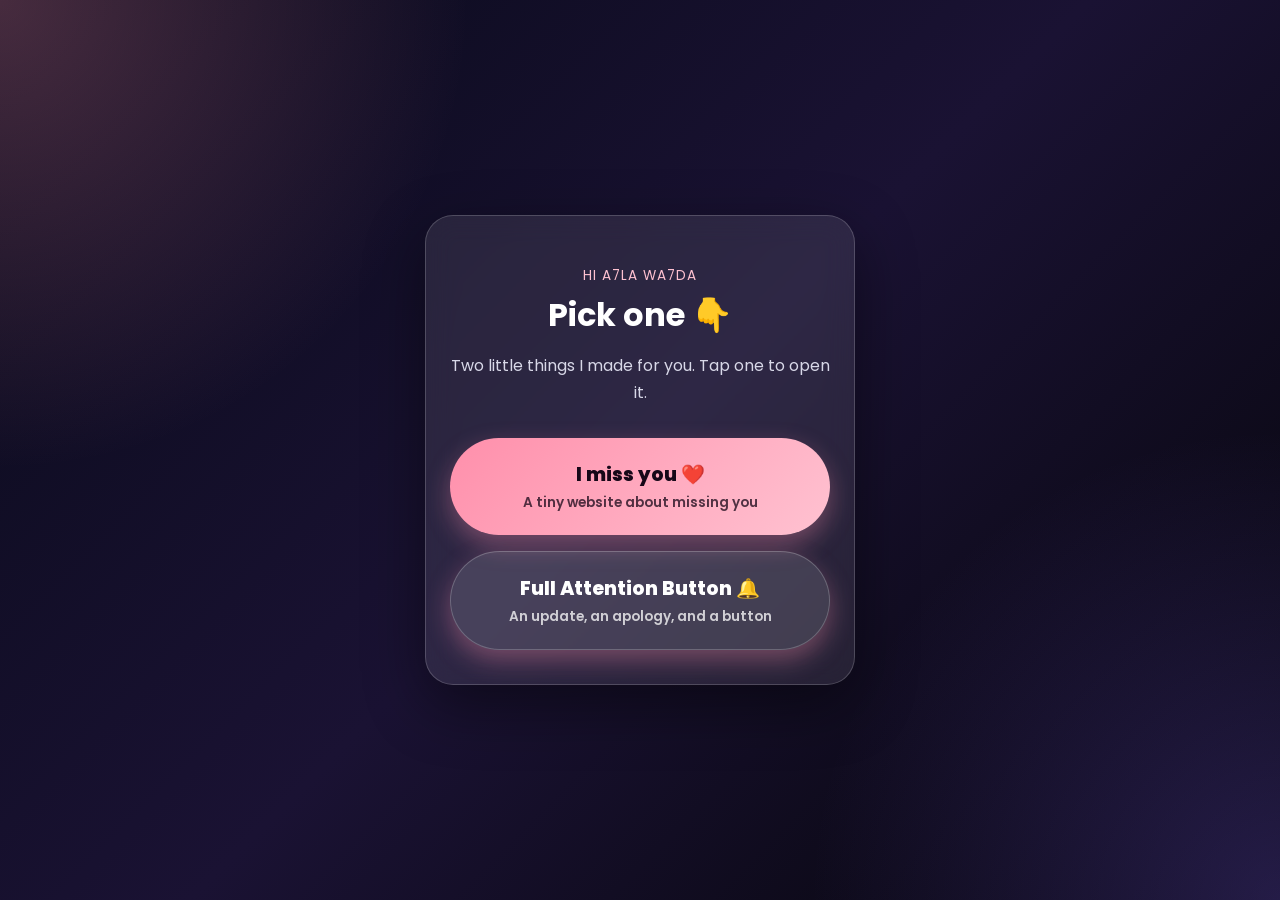
<file: index.html>
<!DOCTYPE html>
<html lang="en">
<head>
  <meta charset="UTF-8" />
  <meta name="viewport" content="width=device-width, initial-scale=1.0" />
  <title>For A7la wa7da</title>
  <link rel="stylesheet" href="style.css" />
  <style>
    .menu-btn {
      display: block;
      width: 100%;
      margin-top: 16px;
      padding: 22px 20px;
      font-size: 1.2rem;
    }
    .menu-btn span {
      display: block;
      font-size: 0.85rem;
      font-weight: 600;
      opacity: 0.75;
      margin-top: 4px;
    }
  </style>
</head>
<body>
  <main class="app">
    <section class="screen active">
      <div class="card">
        <p class="small-text">Hi A7la wa7da</p>
        <h1>Pick one 👇</h1>
        <p>Two little things I made for you. Tap one to open it.</p>

        <a class="main-btn menu-btn" href="imissyou.html">
          I miss you ❤️
          <span>A tiny website about missing you</span>
        </a>

        <a class="main-btn secondary-btn menu-btn" href="patch-notes.html">
          Full Attention Button 🔔
          <span>An update, an apology, and a button</span>
        </a>
      </div>
    </section>
  </main>
</body>
</html>
</file>
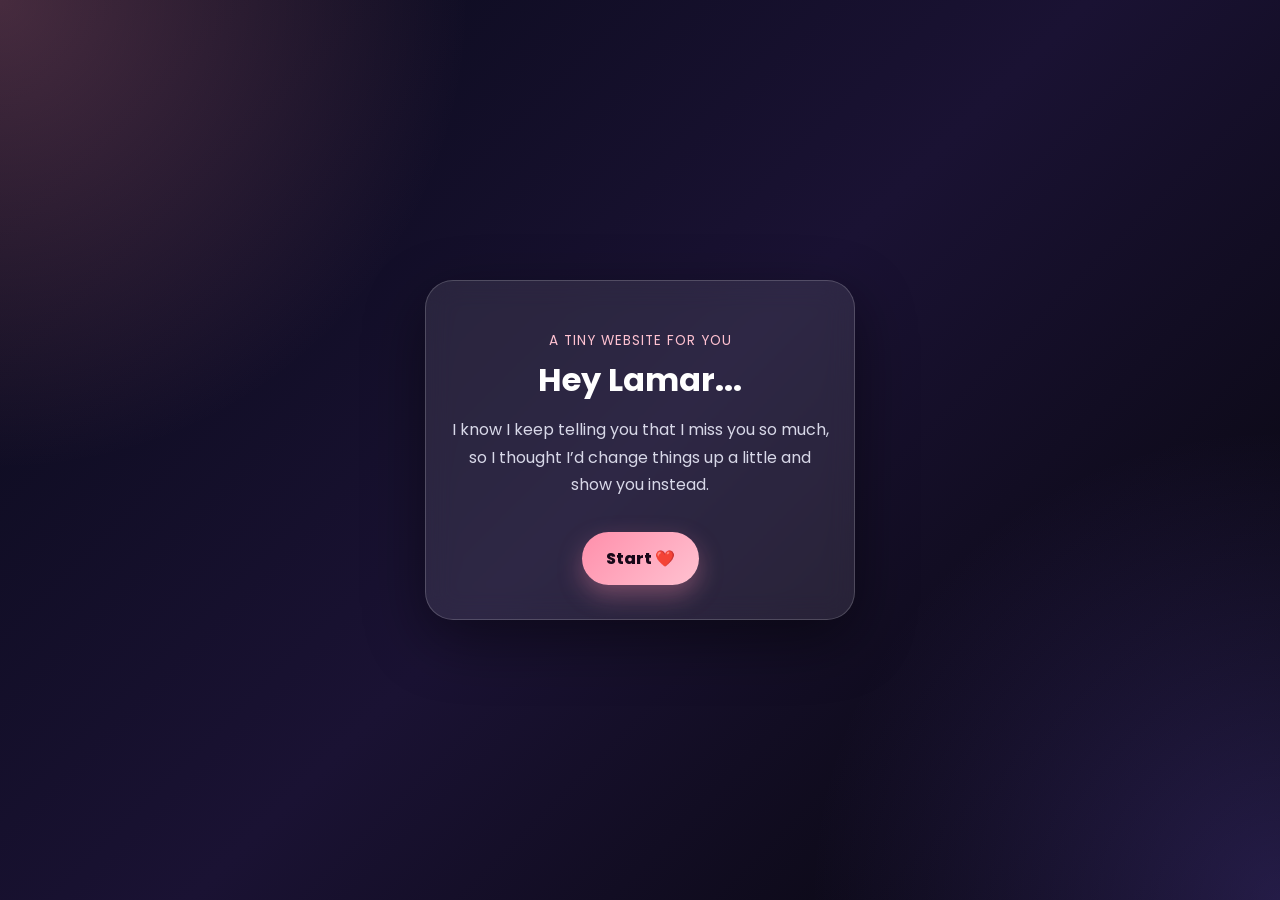
<file: imissyou.html>
<!DOCTYPE html>
<html lang="en">
<head>
  <meta charset="UTF-8" />
  <meta name="viewport" content="width=device-width, initial-scale=1.0" />
  <title>For Lamar</title>

  <link rel="stylesheet" href="style.css" />
</head>
<body>

  <main class="app">

    <!-- Screen 1: Opening -->
    <section class="screen active" id="screen-1">
      <div class="card">
        <p class="small-text">A tiny website for you</p>
        <h1>Hey Lamar...</h1>
        <p>
          I know I keep telling you that I miss you so much,
          so I thought I’d change things up a little and show you instead.
        </p>
        <button class="main-btn" onclick="goToScreen(2)">Start ❤️</button>
      </div>
    </section>

    <!-- Screen 2: Trick Question -->
    <section class="screen" id="screen-2">
      <div class="card">
        <p class="small-text">Very important question...</p>
        <h1>Who misses the other more?</h1>

        <div class="button-row">
          <button class="main-btn" onclick="chooseFhaid()">Fhaid</button>
          <button class="main-btn secondary-btn" id="lamar-btn">Lamar</button>
        </div>

        <p class="hidden-message" id="correct-message">
          Correct. Obviously.<br />
          I miss you way more.
        </p>

        <button class="main-btn hidden" id="continue-btn" onclick="goToScreen(3)">
          Continue
        </button>
      </div>
    </section>

    <!-- Screen 3: Distance -->
    <section class="screen" id="screen-3">
      <div class="card">
        <p class="small-text">The annoying distance</p>
        <h1>Kuwait 🇰🇼 ↔ Jeddah 🇸🇦</h1>

        <p class="distance-number">Around 1,200 km apart...</p>
        <p>which is rude, honestly.</p>

        <p>
          But somehow, you still feel close to me.
        </p>

        <button class="main-btn" onclick="goToScreen(4)">Keep going</button>
      </div>
    </section>

    <!-- Screen 4: Reasons Generator -->
    <section class="screen" id="screen-4">
      <div class="card">
        <p class="small-text">This button has work to do</p>
        <h1>Reasons I miss you</h1>

        <p>
          I could list the reasons forever, so here’s a button that tries its best.
        </p>

        <div class="reason-box" id="reason-box">
          Tap the button. I dare you.
        </div>

        <button class="main-btn" onclick="generateReason()">
          Give me a reason
        </button>

        <button class="main-btn secondary-btn" onclick="goToScreen(5)">
          One last thing
        </button>
      </div>
    </section>

    <!-- Screen 5: Final Message -->
    <section class="screen" id="screen-5">
      <div class="card">
        <p class="small-text">One last thing...</p>
        <h1>The distance is annoying...</h1>

        <p>
          but missing you just reminds me how much you mean to me.
        </p>

        <h2>I miss you, Lamar ❤️</h2>
        <p class="signature">— Fhaid</p>

        <button class="main-btn" onclick="goToScreen(1)">
          Start again
        </button>

        <a class="main-btn secondary-btn" href="index.html">
          Back to menu
        </a>
      </div>
    </section>

  </main>

  <script src="script.js"></script>
</body>
</html>
</file>
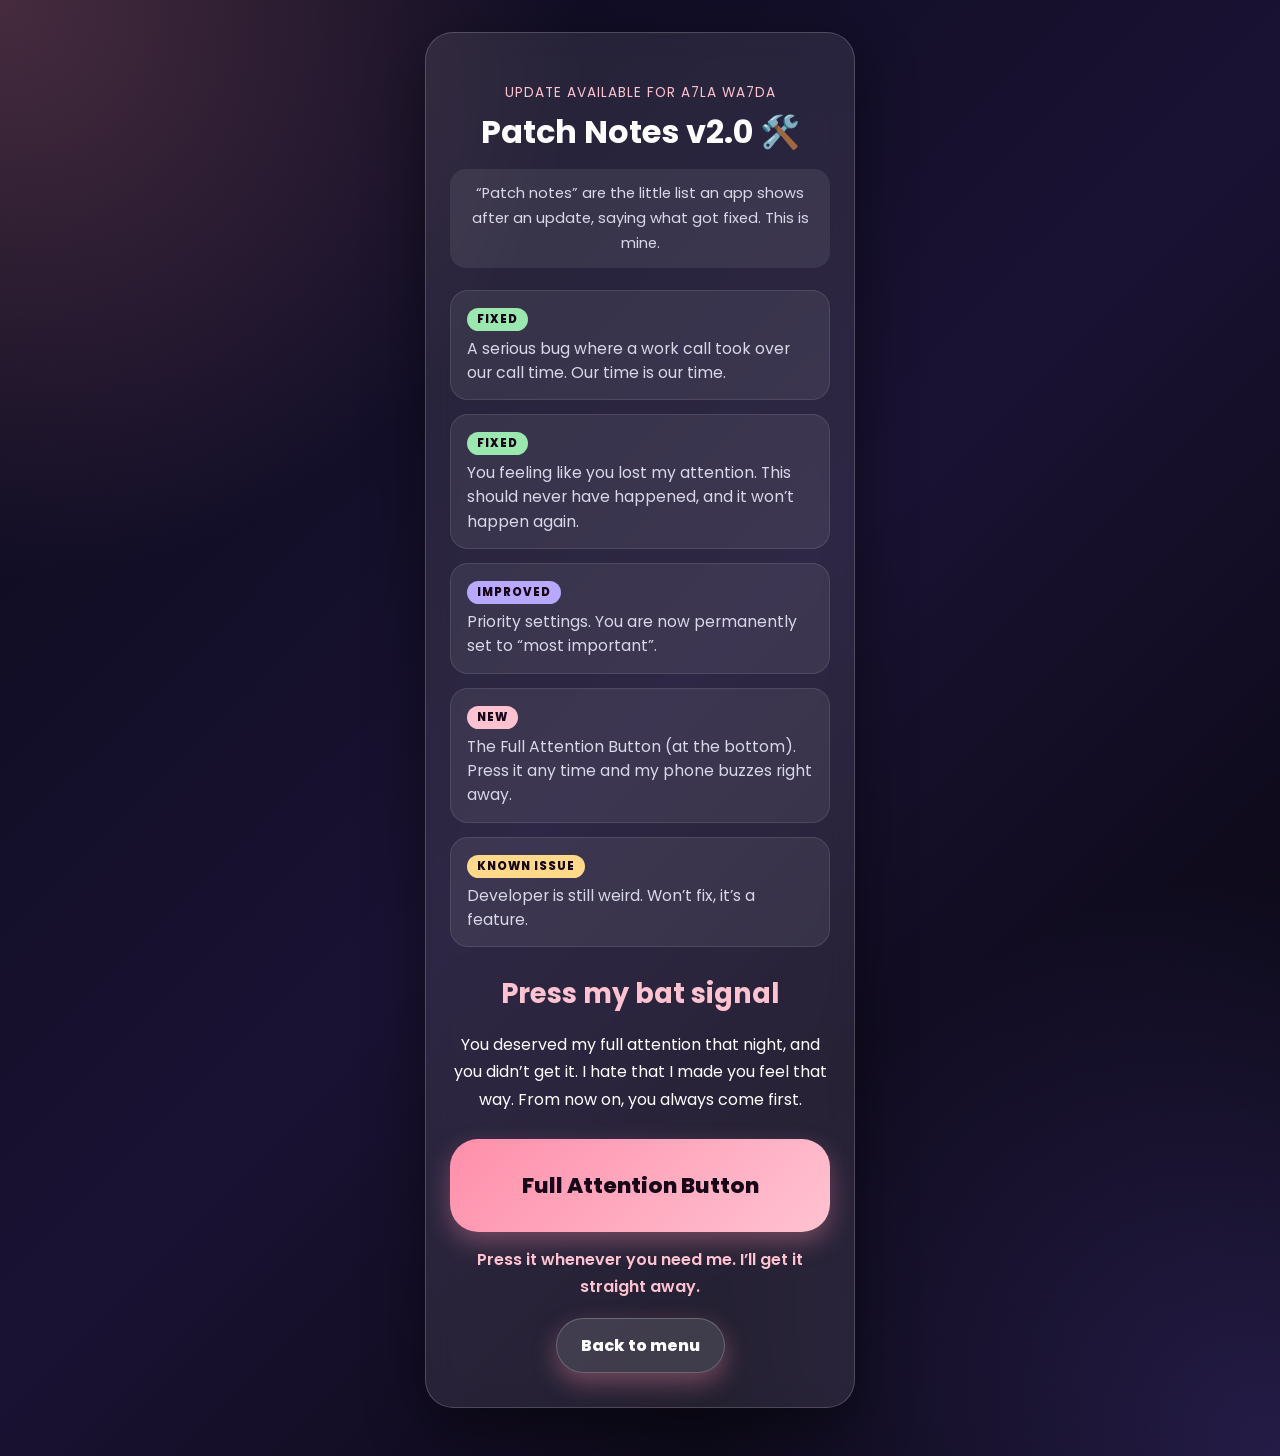
<file: patch-notes.html>
<!DOCTYPE html>
<html lang="en">
<head>
  <meta charset="UTF-8" />
  <meta name="viewport" content="width=device-width, initial-scale=1.0" />
  <title>Patch Notes v2.0</title>
  <link rel="stylesheet" href="style.css" />
  <style>
    /* This page is long, so it needs to scroll */
    body { overflow-y: auto; }
    .screen { display: flex; padding: 32px 18px 48px; }
    .card { text-align: left; }
    .card h1, .card .center { text-align: center; }

    .explain {
      text-align: center;
      font-size: 0.92rem;
      background: rgba(255, 255, 255, 0.08);
      border-radius: 16px;
      padding: 12px 14px;
      margin: 0 0 22px;
    }

    .note {
      margin: 0 0 14px;
      padding: 14px 16px;
      border-radius: 18px;
      background: rgba(255, 255, 255, 0.07);
      border: 1px solid rgba(255, 255, 255, 0.10);
    }
    .note p { margin: 6px 0 0; font-size: 0.98rem; line-height: 1.55; }
    .tag {
      display: inline-block;
      font-size: 0.72rem;
      font-weight: 800;
      letter-spacing: 1px;
      text-transform: uppercase;
      padding: 3px 10px;
      border-radius: 999px;
      color: #170718;
    }
    .tag.fixed { background: #9be7b0; }
    .tag.added { background: #ffc2d1; }
    .tag.improved { background: #b9a8ff; }
    .tag.known { background: #ffd98a; }

    .apology {
      margin-top: 26px;
      text-align: center;
    }
    .apology p { color: #ffffff; }

    .attention-btn {
      display: block;
      width: 100%;
      margin: 26px 0 0;
      padding: 30px 20px;
      font-size: 1.35rem;
      border-radius: 28px;
      animation: glow 2.2s ease-in-out infinite;
    }
    .attention-btn:disabled { opacity: 0.7; animation: none; }

    .status {
      min-height: 3.2em;
      margin-top: 14px;
      text-align: center;
      font-weight: 600;
      color: #ffc2d1;
    }

    a.back {
      display: block;
      text-align: center;
      margin: 18px auto 0;
      width: fit-content;
    }

    @keyframes glow {
      0%, 100% { box-shadow: 0 10px 25px rgba(255, 143, 171, 0.35); }
      50% { box-shadow: 0 10px 45px rgba(255, 143, 171, 0.8); }
    }
  </style>
</head>
<body>
  <main class="app">
    <section class="screen">
      <div class="card">
        <p class="small-text center">Update available for A7la wa7da</p>
        <h1>Patch Notes v2.0 🛠️</h1>

        <p class="explain">
          “Patch notes” are the little list an app shows after an update,
          saying what got fixed. This is mine.
        </p>

        <div class="note">
          <span class="tag fixed">Fixed</span>
          <p>A serious bug where a work call took over our call time. Our time is our time.</p>
        </div>

        <div class="note">
          <span class="tag fixed">Fixed</span>
          <p>You feeling like you lost my attention. This should never have happened, and it won’t happen again.</p>
        </div>

        <div class="note">
          <span class="tag improved">Improved</span>
          <p>Priority settings. You are now permanently set to “most important”.</p>
        </div>

        <div class="note">
          <span class="tag added">New</span>
          <p>The Full Attention Button (at the bottom). Press it any time and my phone buzzes right away.</p>
        </div>

        <div class="note">
          <span class="tag known">Known issue</span>
          <p>Developer is still weird. Won’t fix, it’s a feature.</p>
        </div>

        <div class="apology">
          <h2>Press my bat signal</h2>
          <p>
            You deserved my full attention that night, and you didn’t get it.
            I hate that I made you feel that way. From now on, you always come first.
          </p>
        </div>

        <button class="main-btn attention-btn" id="attention-btn">
          Full Attention Button
        </button>
        <p class="status" id="status">Press it whenever you need me. I’ll get it straight away.</p>

        <a class="main-btn secondary-btn back" href="index.html">Back to menu</a>
      </div>
    </section>
  </main>

  <script>
    const TOPIC = "patchnotes-329d83a129e3";
    const btn = document.getElementById("attention-btn");
    const statusText = document.getElementById("status");

    btn.addEventListener("click", async () => {
      btn.disabled = true;
      btn.textContent = "Sending…";
      statusText.textContent = "";

      // Title/priority/tags go in the URL so the browser sends a simple
      // request (no extra headers) — most reliable on phones.
      const url = "https://ntfy.sh/" + TOPIC +
        "?title=" + encodeURIComponent("Full Attention Button 🔔") +
        "&priority=5&tags=heart";

      try {
        const res = await fetch(url, {
          method: "POST",
          body: "A7la wa7da pressed the button. She needs you. Go now ❤️"
        });
        if (!res.ok) throw new Error("HTTP " + res.status);
        btn.textContent = "Sent ❤️";
        statusText.textContent = "Done. My phone just buzzed. I’m on my way.";
      } catch (e) {
        btn.textContent = "Full Attention Button";
        statusText.textContent = "That didn’t go through. Check your internet and press again.";
        btn.disabled = false;
        return;
      }

      // Let her press again after a few seconds
      setTimeout(() => {
        btn.disabled = false;
        btn.textContent = "Full Attention Button";
      }, 8000);
    });
  </script>
</body>
</html>
</file>
<file: style.css>
@import url('https://fonts.googleapis.com/css2?family=Poppins:wght@400;600;800&display=swap');

* {
  box-sizing: border-box;
}

body {
  margin: 0;
  font-family: 'Poppins', sans-serif;
  background:
    radial-gradient(circle at top left, rgba(255, 143, 171, 0.25), transparent 30%),
    radial-gradient(circle at bottom right, rgba(130, 96, 255, 0.25), transparent 30%),
    linear-gradient(135deg, #090a1a, #1a1233, #050509);
  color: white;
  min-height: 100vh;
  overflow: hidden;
}

.app {
  width: 100%;
  min-height: 100vh;
  position: relative;
}

.screen {
  display: none;
  min-height: 100vh;
  padding: 24px;
  align-items: center;
  justify-content: center;
  text-align: center;
}

.screen.active {
  display: flex;
}

.card {
  width: 100%;
  max-width: 430px;
  padding: 34px 24px;
  border-radius: 28px;
  background: rgba(255, 255, 255, 0.09);
  border: 1px solid rgba(255, 255, 255, 0.18);
  box-shadow: 0 20px 60px rgba(0, 0, 0, 0.45);
  backdrop-filter: blur(14px);
  animation: popIn 0.45s ease;
}

.small-text {
  color: #ffc2d1;
  font-size: 0.85rem;
  letter-spacing: 1px;
  text-transform: uppercase;
  margin-bottom: 10px;
}

h1 {
  font-size: 2rem;
  line-height: 1.15;
  margin: 0 0 18px;
}

h2 {
  font-size: 1.7rem;
  margin: 24px 0 6px;
  color: #ffc2d1;
}

p {
  color: #d8d8e8;
  font-size: 1rem;
  line-height: 1.7;
}

.main-btn {
  font-family: inherit;
  border: none;
  outline: none;
  margin-top: 18px;
  padding: 14px 24px;
  border-radius: 999px;
  background: linear-gradient(135deg, #ff8fab, #ffc2d1);
  color: #170718;
  font-size: 1rem;
  font-weight: 800;
  cursor: pointer;
  box-shadow: 0 10px 25px rgba(255, 143, 171, 0.35);
  transition: transform 0.2s ease, box-shadow 0.2s ease;
}

.main-btn:active {
  transform: scale(0.95);
}

.secondary-btn {
  background: rgba(255, 255, 255, 0.12);
  color: white;
  border: 1px solid rgba(255, 255, 255, 0.22);
}

.button-row {
  display: flex;
  justify-content: center;
  gap: 14px;
  flex-wrap: wrap;
}

.hidden-message {
  display: none;
  margin-top: 24px;
  color: #ffc2d1;
  font-weight: 600;
}

.hidden {
  display: none;
}

.distance-number {
  font-size: 1.25rem;
  font-weight: 800;
  color: #ffc2d1;
  margin-top: 18px;
}

.reason-box {
  margin: 22px 0 6px;
  padding: 18px;
  border-radius: 20px;
  background: rgba(255, 255, 255, 0.10);
  color: #ffffff;
  min-height: 90px;
  display: flex;
  align-items: center;
  justify-content: center;
  line-height: 1.6;
  font-weight: 600;
}

.signature {
  color: #ffc2d1;
  font-weight: 600;
}

#lamar-btn {
  position: relative;
}

@keyframes popIn {
  from {
    opacity: 0;
    transform: translateY(12px) scale(0.98);
  }

  to {
    opacity: 1;
    transform: translateY(0) scale(1);
  }
}

/* Links styled as buttons (menu + back links) */
a.main-btn {
  display: inline-block;
  text-decoration: none;
}
</file>
